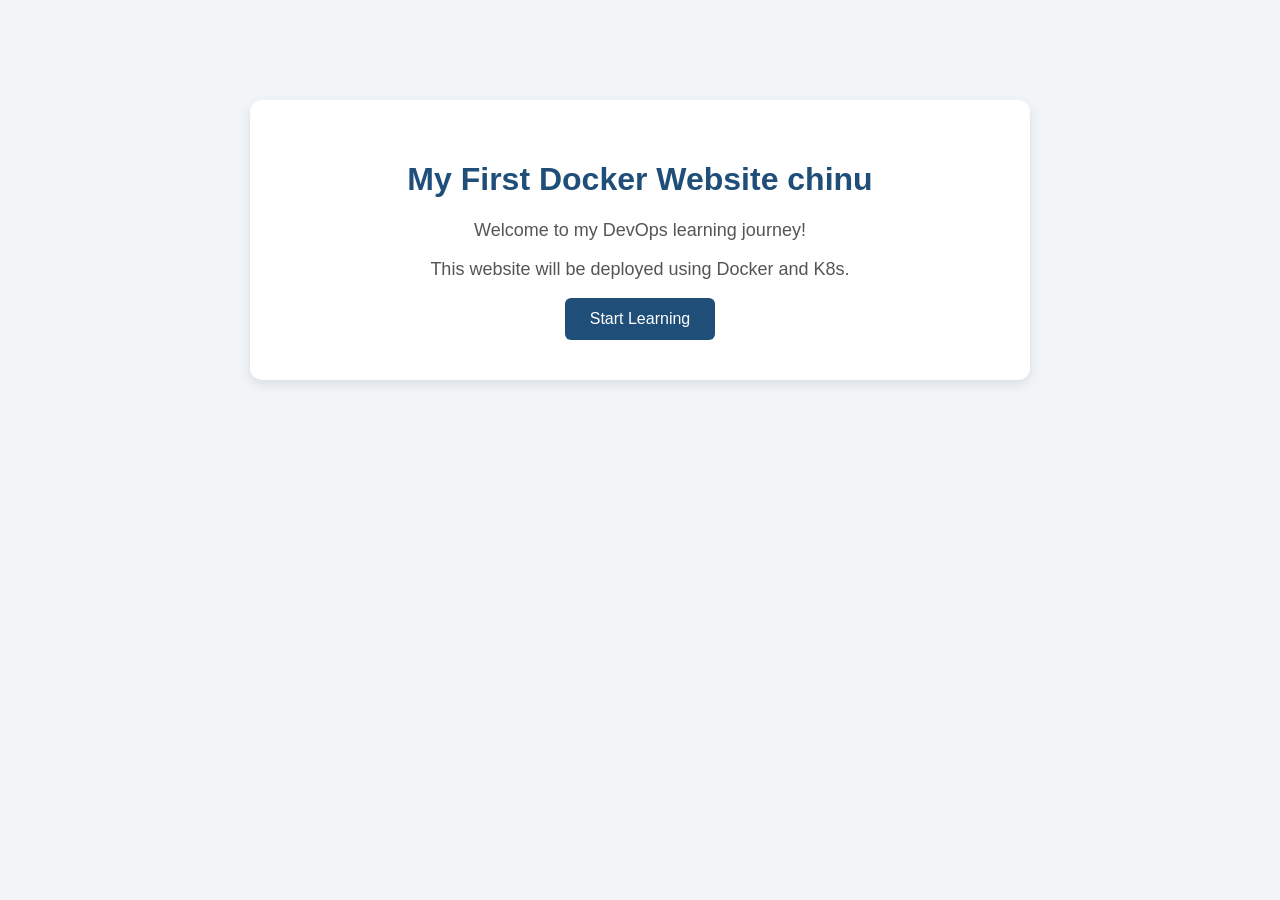
<file: simple-web/index.html>
<!DOCTYPE html>
<html lang="en">
<head>
    <meta charset="UTF-8">
    <meta name="viewport" content="width=device-width, initial-scale=1.0">
    <title>My DevOps Website</title>

    <link rel="stylesheet" href="style.css">
</head>

<body>

    <div class="container">
        <h1>My First Docker Website chinu</h1>

        <p>
            Welcome to my DevOps learning journey!
        </p>

        <p>
            This website will be deployed using Docker and K8s.
        </p>

        <button>Start Learning</button>
    </div>

</body>
</html>
</file>
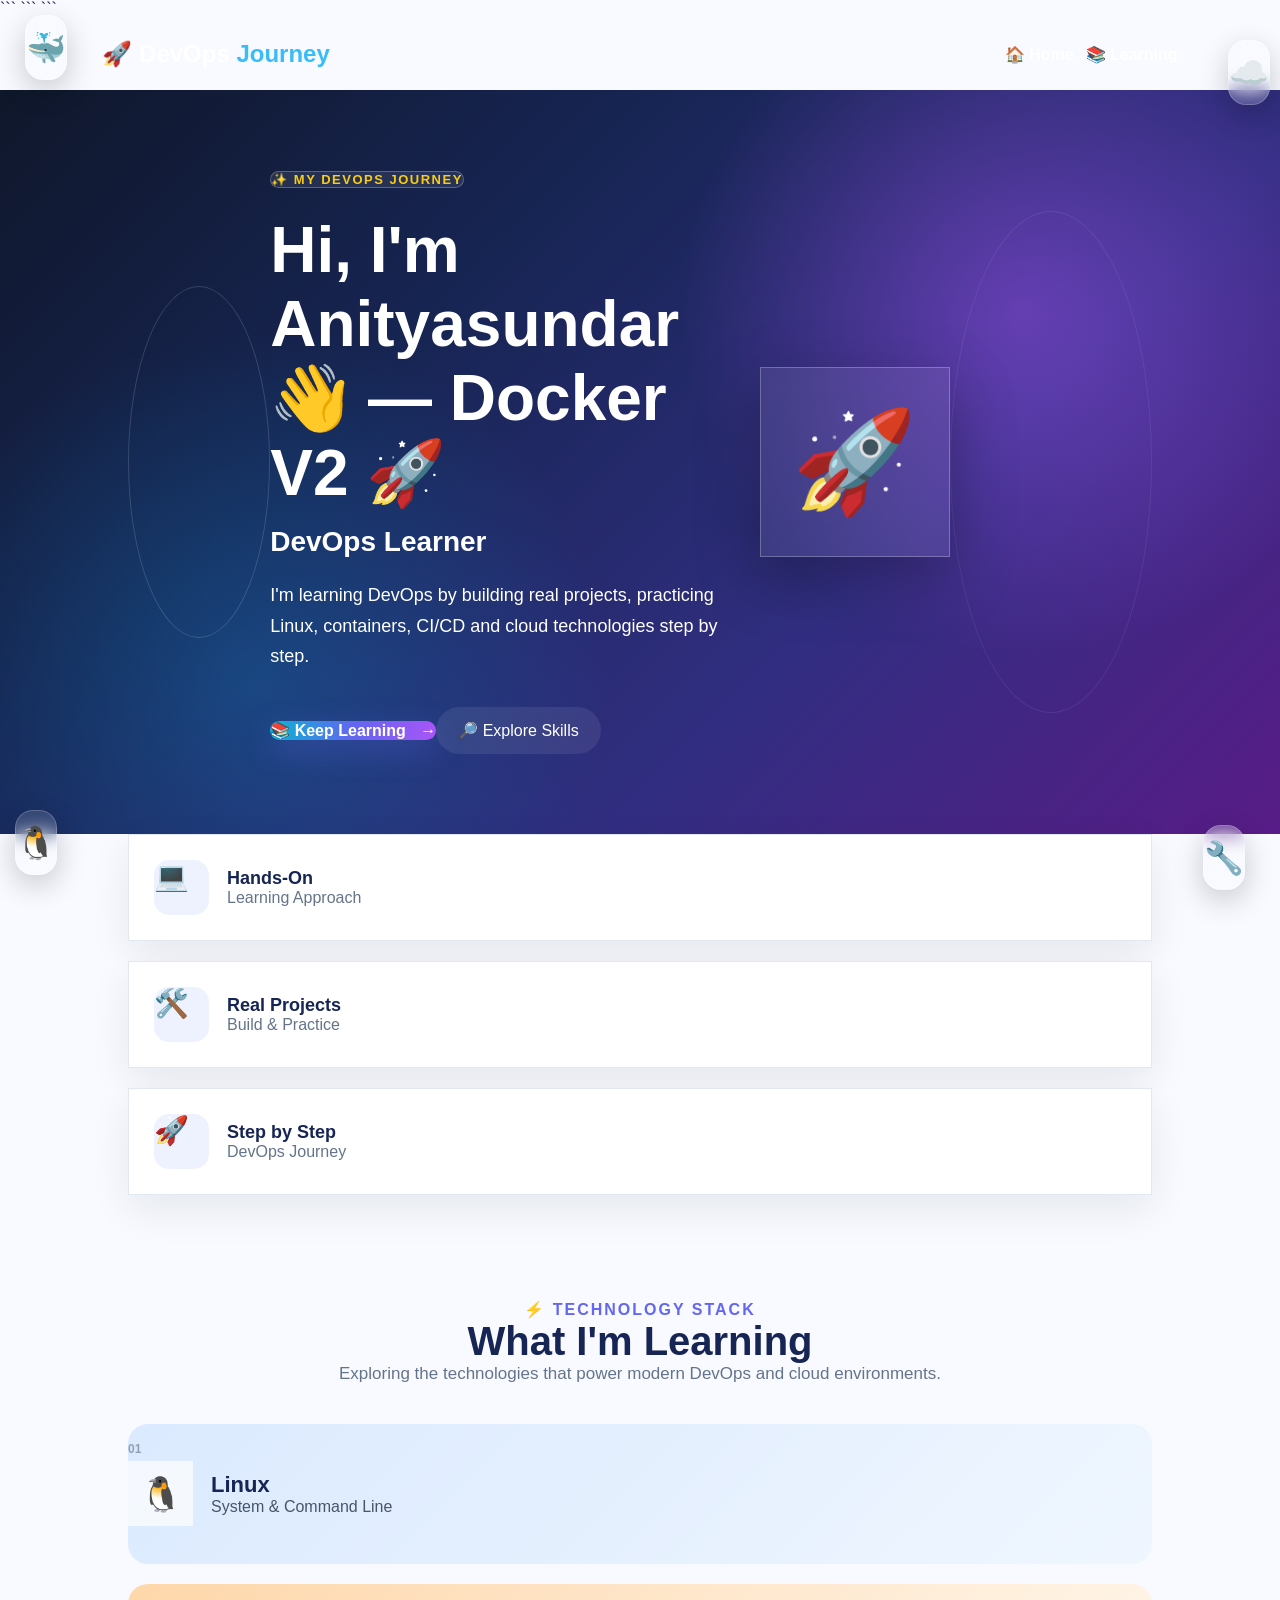
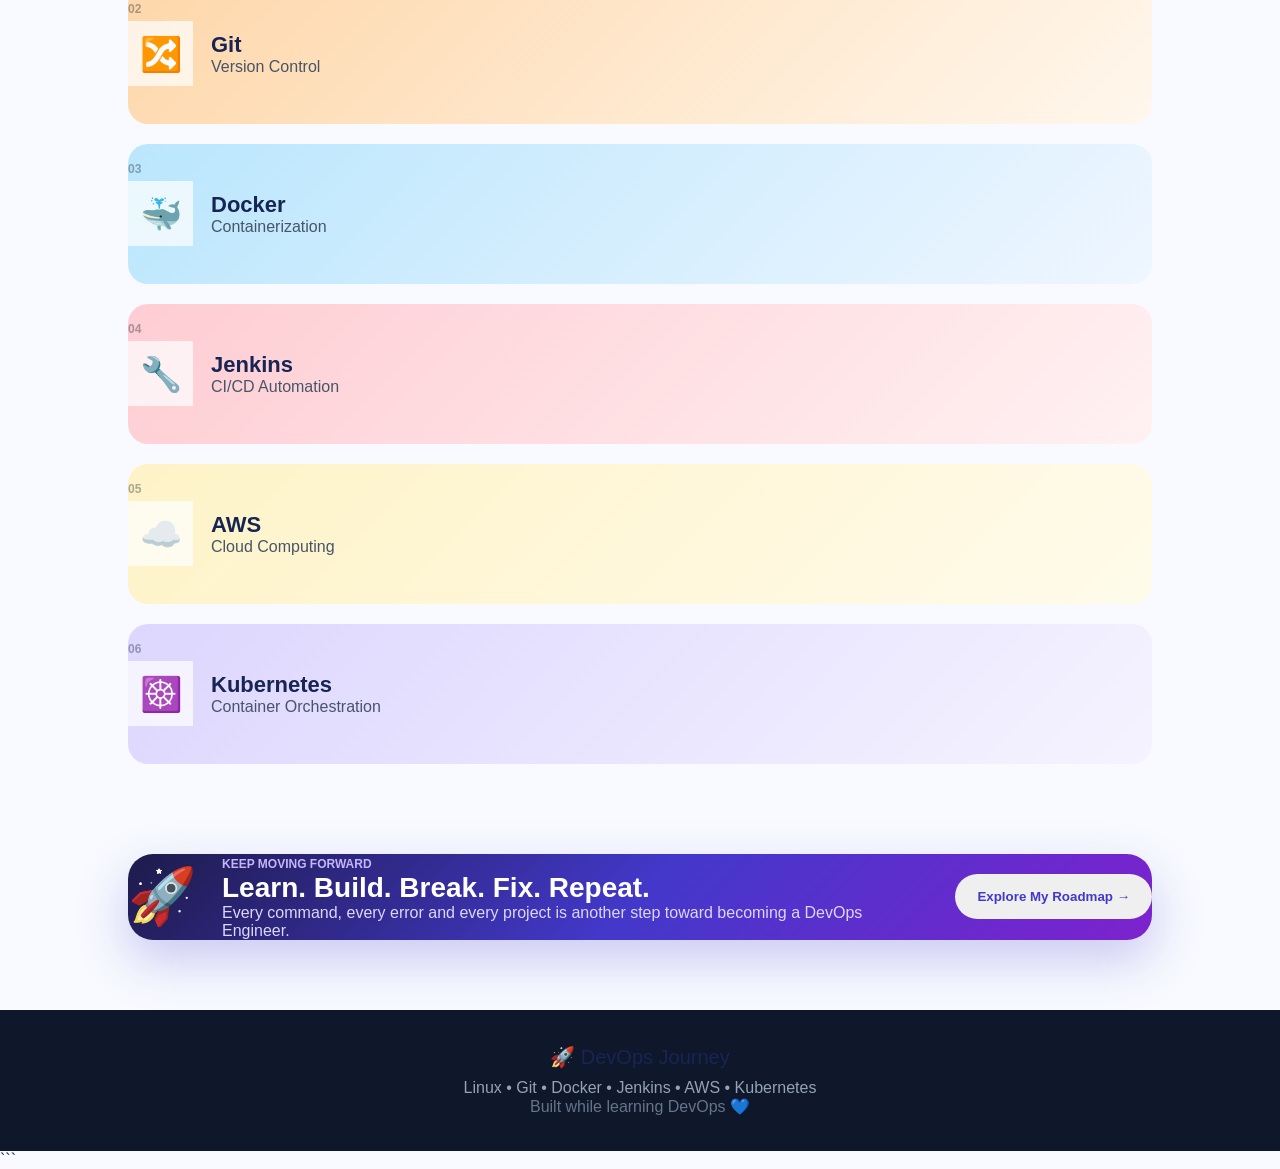
<file: simple-website/index.html>
<!DOCTYPE html>

<html lang="en">

<head>
    <meta charset="UTF-8">
    <meta name="viewport" content="width=device-width, initial-scale=1.0">

```
<title>My DevOps Journey</title>

<link rel="stylesheet" href="style.css">
```

</head>

<body>

```
<!-- =========================
     NAVBAR
========================== -->

<nav class="navbar">

    <div class="logo">
        🚀 DevOps <span>Journey</span>
    </div>

    <div class="nav-links">
        <a href="index.html">🏠 Home</a>
        <a href="learning.html">📚 Learning</a>
    </div>

</nav>


<!-- =========================
     HERO
========================== -->

<section class="profile-hero">

    <div class="hero-content">

        <div class="version-badge">
            ✨ MY DEVOPS JOURNEY
        </div>

        <h1>Hi, I'm Anityasundar 👋 — Docker V2 🚀</h1>

        <h2>
            DevOps Learner
        </h2>

        <p class="intro">
            I'm learning DevOps by building real projects,
            practicing Linux, containers, CI/CD and cloud
            technologies step by step.
        </p>

        <div class="hero-buttons">

            <button
                class="primary-btn"
                onclick="window.location.href='learning.html'">

                📚 Keep Learning
                <span>→</span>

            </button>

            <a href="#skills" class="secondary-btn">
                🔎 Explore Skills
            </a>

        </div>

    </div>


    <!-- =========================
         DEVOPS VISUAL
    ========================== -->

    <div class="devops-visual">

        <div class="glow"></div>

        <div class="main-circle">
            🚀
        </div>

        <div class="floating-icon icon-one">
            🐳
        </div>

        <div class="floating-icon icon-two">
            ☁️
        </div>

        <div class="floating-icon icon-three">
            🐧
        </div>

        <div class="floating-icon icon-four">
            🔧
        </div>

    </div>

</section>


<!-- =========================
     STATS
========================== -->

<section class="stats">

    <div class="stat-card">

        <div class="stat-icon">
            💻
        </div>

        <div>
            <h3>Hands-On</h3>
            <p>Learning Approach</p>
        </div>

    </div>


    <div class="stat-card">

        <div class="stat-icon">
            🛠️
        </div>

        <div>
            <h3>Real Projects</h3>
            <p>Build & Practice</p>
        </div>

    </div>


    <div class="stat-card">

        <div class="stat-icon">
            🚀
        </div>

        <div>
            <h3>Step by Step</h3>
            <p>DevOps Journey</p>
        </div>

    </div>

</section>


<!-- =========================
     SKILLS
========================== -->

<section class="skills-section" id="skills">

    <div class="section-heading">

        <span>⚡ TECHNOLOGY STACK</span>

        <h2>
            What I'm Learning
        </h2>

        <p>
            Exploring the technologies that power
            modern DevOps and cloud environments.
        </p>

    </div>


    <div class="skill-grid">


        <div class="skill-card linux-card">

            <div class="skill-icon">
                🐧
            </div>

            <div>
                <h3>Linux</h3>
                <p>System & Command Line</p>
            </div>

            <span>01</span>

        </div>


        <div class="skill-card git-card">

            <div class="skill-icon">
                🔀
            </div>

            <div>
                <h3>Git</h3>
                <p>Version Control</p>
            </div>

            <span>02</span>

        </div>


        <div class="skill-card docker-card">

            <div class="skill-icon">
                🐳
            </div>

            <div>
                <h3>Docker</h3>
                <p>Containerization</p>
            </div>

            <span>03</span>

        </div>


        <div class="skill-card jenkins-card">

            <div class="skill-icon">
                🔧
            </div>

            <div>
                <h3>Jenkins</h3>
                <p>CI/CD Automation</p>
            </div>

            <span>04</span>

        </div>


        <div class="skill-card aws-card">

            <div class="skill-icon">
                ☁️
            </div>

            <div>
                <h3>AWS</h3>
                <p>Cloud Computing</p>
            </div>

            <span>05</span>

        </div>


        <div class="skill-card kubernetes-card">

            <div class="skill-icon">
                ☸️
            </div>

            <div>
                <h3>Kubernetes</h3>
                <p>Container Orchestration</p>
            </div>

            <span>06</span>

        </div>

    </div>

</section>


<!-- =========================
     LEARNING MESSAGE
========================== -->

<section class="learning-banner">

    <div class="banner-icon">
        🚀
    </div>

    <div class="banner-text">

        <span>
            KEEP MOVING FORWARD
        </span>

        <h2>
            Learn. Build. Break. Fix. Repeat.
        </h2>

        <p>
            Every command, every error and every project
            is another step toward becoming a DevOps Engineer.
        </p>

    </div>

    <button
        onclick="window.location.href='learning.html'">

        Explore My Roadmap →
        
    </button>

</section>


<!-- =========================
     FOOTER
========================== -->

<footer>

    <div>
        🚀 DevOps Journey
    </div>

    <p>
        Linux • Git • Docker • Jenkins • AWS • Kubernetes
    </p>

    <span>
        Built while learning DevOps 💙
    </span>

</footer>
```

</body>
</html>
</file>
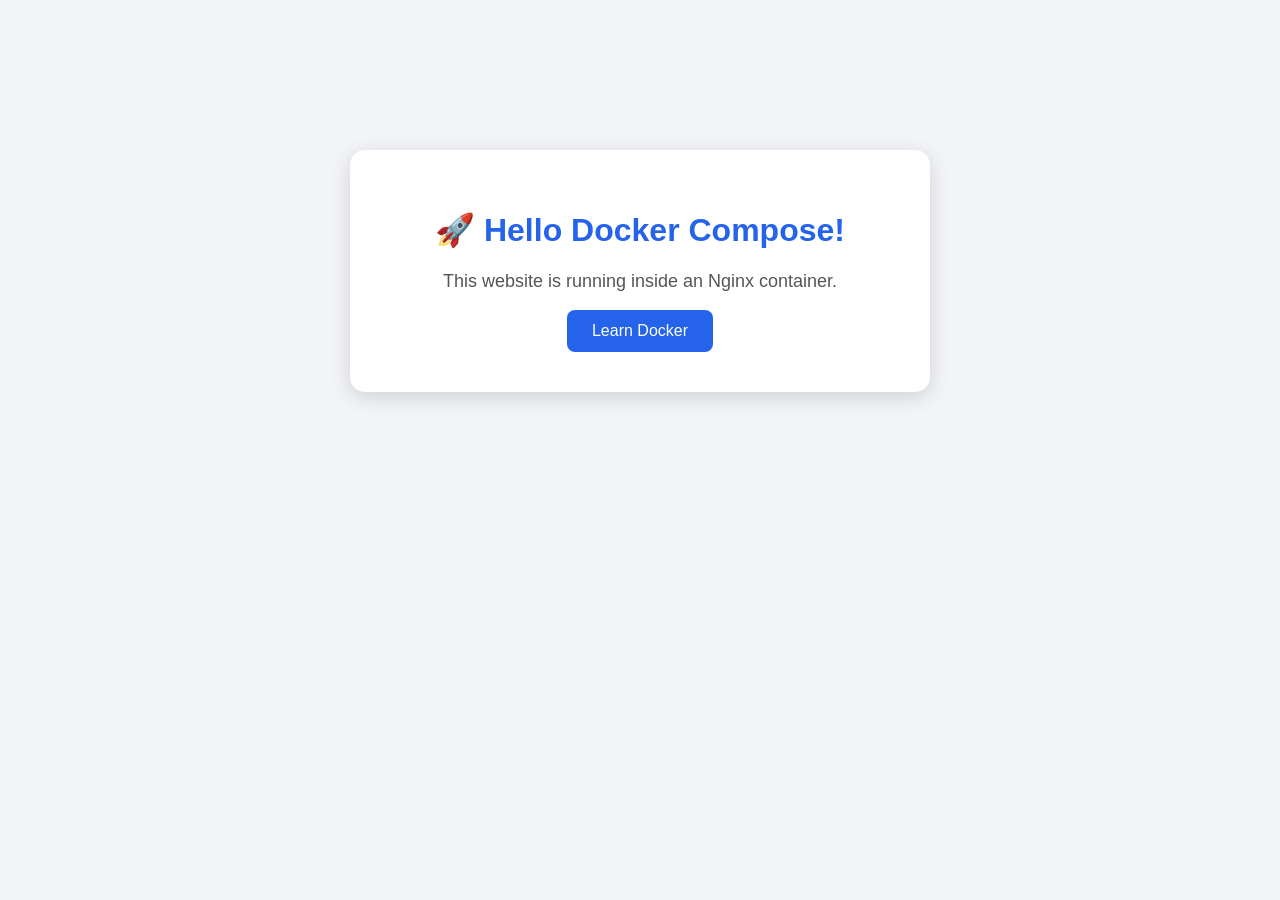
<file: Compose/composewebsite/index.html>
<!DOCTYPE html>
<html>
<head>
    <title>My Compose Website</title>
    <link rel="stylesheet" href="style.css">
</head>

<body>

    <div class="container">
        <h1>🚀 Hello Docker Compose!</h1>

        <p>
            This website is running inside an Nginx container.
        </p>

        <button>Learn Docker</button>
    </div>

</body>
</html>
</file>
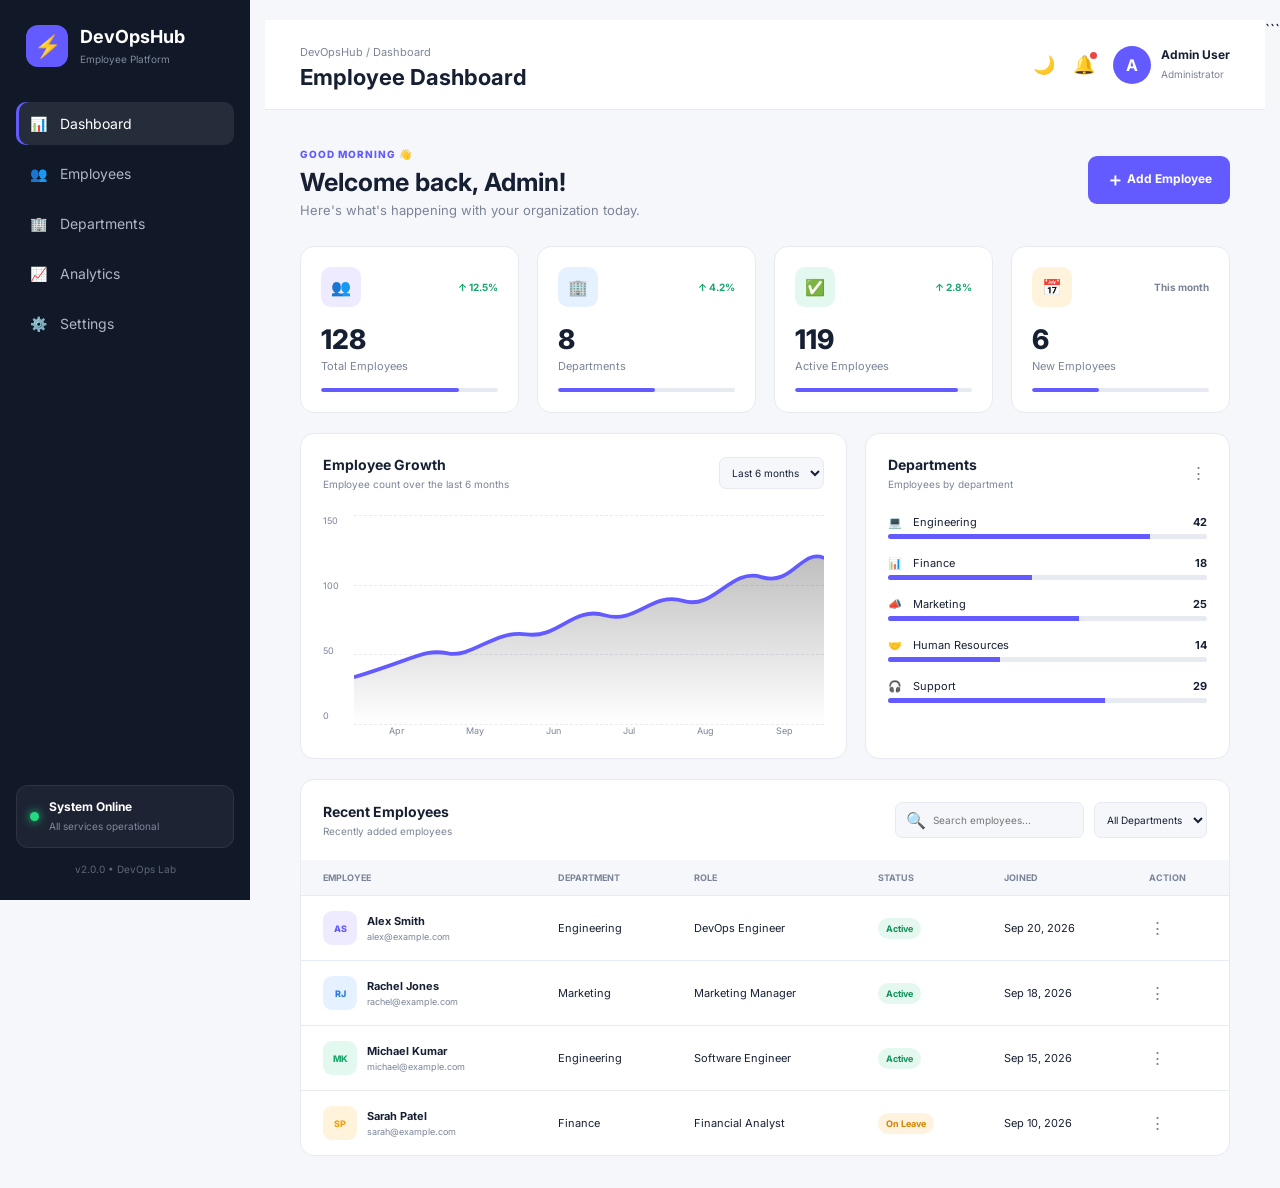
<file: devops-network-project/frontend/index.html>
<!DOCTYPE html>

<html lang="en">
<head>
    <meta charset="UTF-8">
    <meta name="viewport" content="width=device-width, initial-scale=1.0">
    <title>DevOps Employee Management</title>

```
<link rel="stylesheet" href="style.css">

<link rel="preconnect" href="https://fonts.googleapis.com">
<link rel="preconnect" href="https://fonts.gstatic.com" crossorigin>
<link href="https://fonts.googleapis.com/css2?family=Inter:wght@400;500;600;700;800&display=swap" rel="stylesheet">
```

</head>

<body>

<div class="app">

```
<!-- SIDEBAR -->
<aside class="sidebar">

    <div class="logo">
        <div class="logo-icon">⚡</div>
        <div>
            <h2>DevOpsHub</h2>
            <span>Employee Platform</span>
        </div>
    </div>

    <nav class="navigation">

        <a href="#" class="nav-item active">
            <span>📊</span>
            Dashboard
        </a>

        <a href="#" class="nav-item">
            <span>👥</span>
            Employees
        </a>

        <a href="#" class="nav-item">
            <span>🏢</span>
            Departments
        </a>

        <a href="#" class="nav-item">
            <span>📈</span>
            Analytics
        </a>

        <a href="#" class="nav-item">
            <span>⚙️</span>
            Settings
        </a>

    </nav>

    <div class="sidebar-bottom">

        <div class="system-status">
            <span class="status-dot"></span>

            <div>
                <strong>System Online</strong>
                <small>All services operational</small>
            </div>
        </div>

        <div class="version">
            v2.0.0 • DevOps Lab
        </div>

    </div>

</aside>


<!-- MAIN CONTENT -->
<main class="main">

    <!-- TOPBAR -->
    <header class="topbar">

        <div class="mobile-menu">
            ☰
        </div>

        <div class="page-title">

            <span class="breadcrumb">
                DevOpsHub / Dashboard
            </span>

            <h1>Employee Dashboard</h1>

        </div>

        <div class="top-actions">

            <button class="icon-button" id="themeToggle">
                🌙
            </button>

            <button class="notification">
                🔔
                <span></span>
            </button>

            <div class="profile">

                <div class="avatar">
                    A
                </div>

                <div class="profile-info">
                    <strong>Admin User</strong>
                    <small>Administrator</small>
                </div>

            </div>

        </div>

    </header>


    <!-- CONTENT -->
    <section class="content">

        <!-- WELCOME -->
        <div class="welcome">

            <div>

                <span class="welcome-label">
                    GOOD MORNING 👋
                </span>

                <h2>Welcome back, Admin!</h2>

                <p>
                    Here's what's happening with your organization today.
                </p>

            </div>

            <button class="primary-button" id="openEmployeeModal">
                <span>＋</span>
                Add Employee
            </button>

        </div>


        <!-- STATISTICS -->
        <div class="stats-grid">

            <div class="stat-card">

                <div class="stat-header">
                    <div class="stat-icon purple">👥</div>

                    <span class="trend positive">
                        ↑ 12.5%
                    </span>
                </div>

                <div class="stat-value" id="totalEmployees">
                    128
                </div>

                <div class="stat-label">
                    Total Employees
                </div>

                <div class="progress">
                    <div style="width: 78%"></div>
                </div>

            </div>


            <div class="stat-card">

                <div class="stat-header">
                    <div class="stat-icon blue">🏢</div>

                    <span class="trend positive">
                        ↑ 4.2%
                    </span>
                </div>

                <div class="stat-value">
                    8
                </div>

                <div class="stat-label">
                    Departments
                </div>

                <div class="progress">
                    <div style="width: 55%"></div>
                </div>

            </div>


            <div class="stat-card">

                <div class="stat-header">
                    <div class="stat-icon green">✅</div>

                    <span class="trend positive">
                        ↑ 2.8%
                    </span>
                </div>

                <div class="stat-value">
                    119
                </div>

                <div class="stat-label">
                    Active Employees
                </div>

                <div class="progress">
                    <div style="width: 92%"></div>
                </div>

            </div>


            <div class="stat-card">

                <div class="stat-header">
                    <div class="stat-icon orange">📅</div>

                    <span class="trend neutral">
                        This month
                    </span>
                </div>

                <div class="stat-value">
                    6
                </div>

                <div class="stat-label">
                    New Employees
                </div>

                <div class="progress">
                    <div style="width: 38%"></div>
                </div>

            </div>

        </div>


        <!-- ANALYTICS -->
        <div class="dashboard-grid">

            <div class="panel chart-panel">

                <div class="panel-header">

                    <div>
                        <h3>Employee Growth</h3>
                        <p>Employee count over the last 6 months</p>
                    </div>

                    <select>
                        <option>Last 6 months</option>
                        <option>Last year</option>
                    </select>

                </div>

                <div class="chart">

                    <div class="chart-y">
                        <span>150</span>
                        <span>100</span>
                        <span>50</span>
                        <span>0</span>
                    </div>

                    <div class="chart-area">

                        <div class="grid-line"></div>
                        <div class="grid-line"></div>
                        <div class="grid-line"></div>
                        <div class="grid-line"></div>

                        <svg viewBox="0 0 600 220" preserveAspectRatio="none">

                            <defs>

                                <linearGradient id="growthGradient"
                                                x1="0"
                                                x2="0"
                                                y1="0"
                                                y2="1">

                                    <stop offset="0%" stop-opacity=".25"/>
                                    <stop offset="100%" stop-opacity="0"/>

                                </linearGradient>

                            </defs>

                            <path
                                d="M0,170
                                   C80,150 90,140 120,145
                                   S180,120 220,125
                                   S280,95 320,105
                                   S380,80 420,90
                                   S480,55 520,65
                                   S570,35 600,45
                                   L600,220
                                   L0,220 Z"
                                fill="url(#growthGradient)"
                            />

                            <path
                                d="M0,170
                                   C80,150 90,140 120,145
                                   S180,120 220,125
                                   S280,95 320,105
                                   S380,80 420,90
                                   S480,55 520,65
                                   S570,35 600,45"
                                fill="none"
                                stroke="currentColor"
                                stroke-width="4"
                            />

                        </svg>

                    </div>

                </div>

                <div class="months">
                    <span>Apr</span>
                    <span>May</span>
                    <span>Jun</span>
                    <span>Jul</span>
                    <span>Aug</span>
                    <span>Sep</span>
                </div>

            </div>


            <!-- DEPARTMENT -->
            <div class="panel">

                <div class="panel-header">

                    <div>
                        <h3>Departments</h3>
                        <p>Employees by department</p>
                    </div>

                    <button class="more-button">
                        ⋮
                    </button>

                </div>

                <div class="department-list">

                    <div class="department">

                        <div class="department-name">
                            <span class="department-icon">💻</span>
                            Engineering
                        </div>

                        <strong>42</strong>

                        <div class="department-bar">
                            <div style="width:82%"></div>
                        </div>

                    </div>


                    <div class="department">

                        <div class="department-name">
                            <span class="department-icon">📊</span>
                            Finance
                        </div>

                        <strong>18</strong>

                        <div class="department-bar">
                            <div style="width:45%"></div>
                        </div>

                    </div>


                    <div class="department">

                        <div class="department-name">
                            <span class="department-icon">📣</span>
                            Marketing
                        </div>

                        <strong>25</strong>

                        <div class="department-bar">
                            <div style="width:60%"></div>
                        </div>

                    </div>


                    <div class="department">

                        <div class="department-name">
                            <span class="department-icon">🤝</span>
                            Human Resources
                        </div>

                        <strong>14</strong>

                        <div class="department-bar">
                            <div style="width:35%"></div>
                        </div>

                    </div>


                    <div class="department">

                        <div class="department-name">
                            <span class="department-icon">🎧</span>
                            Support
                        </div>

                        <strong>29</strong>

                        <div class="department-bar">
                            <div style="width:68%"></div>
                        </div>

                    </div>

                </div>

            </div>

        </div>


        <!-- EMPLOYEE TABLE -->
        <div class="panel employee-panel">

            <div class="panel-header employee-header">

                <div>
                    <h3>Recent Employees</h3>
                    <p>Recently added employees</p>
                </div>

                <div class="table-actions">

                    <div class="search-box">
                        🔍
                        <input
                            type="text"
                            id="searchInput"
                            placeholder="Search employees..."
                        >
                    </div>

                    <select id="departmentFilter">

                        <option value="all">
                            All Departments
                        </option>

                        <option value="Engineering">
                            Engineering
                        </option>

                        <option value="Finance">
                            Finance
                        </option>

                        <option value="Marketing">
                            Marketing
                        </option>

                        <option value="HR">
                            HR
                        </option>

                    </select>

                </div>

            </div>


            <div class="table-container">

                <table>

                    <thead>

                        <tr>
                            <th>EMPLOYEE</th>
                            <th>DEPARTMENT</th>
                            <th>ROLE</th>
                            <th>STATUS</th>
                            <th>JOINED</th>
                            <th>ACTION</th>
                        </tr>

                    </thead>

                    <tbody id="employeeTable">

                        <tr>

                            <td>

                                <div class="employee">

                                    <div class="employee-avatar purple">
                                        AS
                                    </div>

                                    <div>
                                        <strong>Alex Smith</strong>
                                        <span>alex@example.com</span>
                                    </div>

                                </div>

                            </td>

                            <td>Engineering</td>

                            <td>DevOps Engineer</td>

                            <td>
                                <span class="status active">
                                    Active
                                </span>
                            </td>

                            <td>Sep 20, 2026</td>

                            <td>
                                <button class="action-button">
                                    ⋮
                                </button>
                            </td>

                        </tr>


                        <tr>

                            <td>

                                <div class="employee">

                                    <div class="employee-avatar blue">
                                        RJ
                                    </div>

                                    <div>
                                        <strong>Rachel Jones</strong>
                                        <span>rachel@example.com</span>
                                    </div>

                                </div>

                            </td>

                            <td>Marketing</td>

                            <td>Marketing Manager</td>

                            <td>
                                <span class="status active">
                                    Active
                                </span>
                            </td>

                            <td>Sep 18, 2026</td>

                            <td>
                                <button class="action-button">
                                    ⋮
                                </button>
                            </td>

                        </tr>


                        <tr>

                            <td>

                                <div class="employee">

                                    <div class="employee-avatar green">
                                        MK
                                    </div>

                                    <div>
                                        <strong>Michael Kumar</strong>
                                        <span>michael@example.com</span>
                                    </div>

                                </div>

                            </td>

                            <td>Engineering</td>

                            <td>Software Engineer</td>

                            <td>
                                <span class="status active">
                                    Active
                                </span>
                            </td>

                            <td>Sep 15, 2026</td>

                            <td>
                                <button class="action-button">
                                    ⋮
                                </button>
                            </td>

                        </tr>


                        <tr>

                            <td>

                                <div class="employee">

                                    <div class="employee-avatar orange">
                                        SP
                                    </div>

                                    <div>
                                        <strong>Sarah Patel</strong>
                                        <span>sarah@example.com</span>
                                    </div>

                                </div>

                            </td>

                            <td>Finance</td>

                            <td>Financial Analyst</td>

                            <td>
                                <span class="status inactive">
                                    On Leave
                                </span>
                            </td>

                            <td>Sep 10, 2026</td>

                            <td>
                                <button class="action-button">
                                    ⋮
                                </button>
                            </td>

                        </tr>

                    </tbody>

                </table>

            </div>

        </div>

    </section>

</main>
```

</div>

<!-- ADD EMPLOYEE MODAL -->

<div class="modal-overlay" id="employeeModal">

```
<div class="modal">

    <div class="modal-header">

        <div>
            <h2>Add New Employee</h2>
            <p>Add an employee to your organization</p>
        </div>

        <button class="close-button" id="closeModal">
            ×
        </button>

    </div>


    <form id="employeeForm">

        <div class="form-grid">

            <div class="form-group">

                <label>First Name</label>

                <input
                    type="text"
                    id="firstName"
                    placeholder="John"
                    required
                >

            </div>


            <div class="form-group">

                <label>Last Name</label>

                <input
                    type="text"
                    id="lastName"
                    placeholder="Doe"
                    required
                >

            </div>


            <div class="form-group">

                <label>Email</label>

                <input
                    type="email"
                    id="email"
                    placeholder="john@example.com"
                    required
                >

            </div>


            <div class="form-group">

                <label>Department</label>

                <select id="department" required>

                    <option value="">
                        Select department
                    </option>

                    <option>
                        Engineering
                    </option>

                    <option>
                        Finance
                    </option>

                    <option>
                        Marketing
                    </option>

                    <option>
                        HR
                    </option>

                </select>

            </div>


            <div class="form-group">

                <label>Job Role</label>

                <input
                    type="text"
                    id="role"
                    placeholder="DevOps Engineer"
                    required
                >

            </div>


            <div class="form-group">

                <label>Status</label>

                <select id="status">

                    <option value="Active">
                        Active
                    </option>

                    <option value="On Leave">
                        On Leave
                    </option>

                </select>

            </div>

        </div>


        <div class="modal-actions">

            <button
                type="button"
                class="secondary-button"
                id="cancelModal"
            >
                Cancel
            </button>

            <button
                type="submit"
                class="primary-button"
            >
                Add Employee
            </button>

        </div>

    </form>

</div>
```

</div>

<script src="script.js"></script>

</body>
</html>
</file>
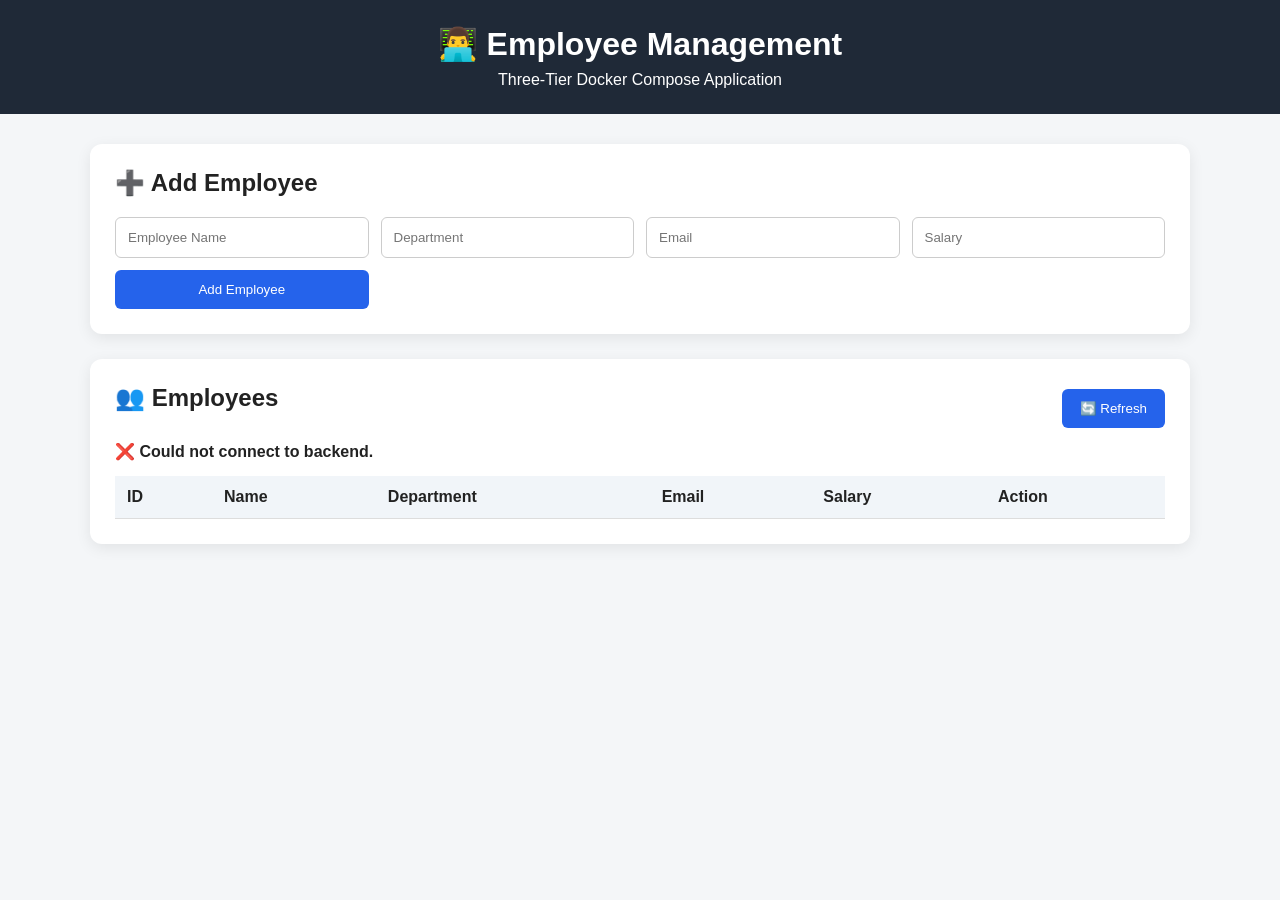
<file: Compose/threeTireApplication/frontend/index.html>
<!DOCTYPE html>
<html lang="en">

<head>

    <meta charset="UTF-8">

    <meta
        name="viewport"
        content="width=device-width, initial-scale=1.0"
    >

    <title>Employee Management</title>

    <link rel="stylesheet" href="style.css">

</head>

<body>

<header>

    <h1>👨‍💻 Employee Management</h1>

    <p>Three-Tier Docker Compose Application</p>

</header>


<main>

    <section class="form-section">

        <h2>➕ Add Employee</h2>

        <form id="employeeForm">

            <input
                type="text"
                id="name"
                placeholder="Employee Name"
                required
            >

            <input
                type="text"
                id="department"
                placeholder="Department"
                required
            >

            <input
                type="email"
                id="email"
                placeholder="Email"
                required
            >

            <input
                type="number"
                id="salary"
                placeholder="Salary"
                required
            >

            <button type="submit">
                Add Employee
            </button>

        </form>

    </section>


    <section class="employee-section">

        <div class="section-header">

            <h2>👥 Employees</h2>

            <button onclick="loadEmployees()">
                🔄 Refresh
            </button>

        </div>


        <div id="message"></div>


        <table>

            <thead>

                <tr>

                    <th>ID</th>
                    <th>Name</th>
                    <th>Department</th>
                    <th>Email</th>
                    <th>Salary</th>
                    <th>Action</th>

                </tr>

            </thead>


            <tbody id="employeeTable">

            </tbody>

        </table>

    </section>

</main>


<script src="script.js"></script>

</body>

</html>
</file>
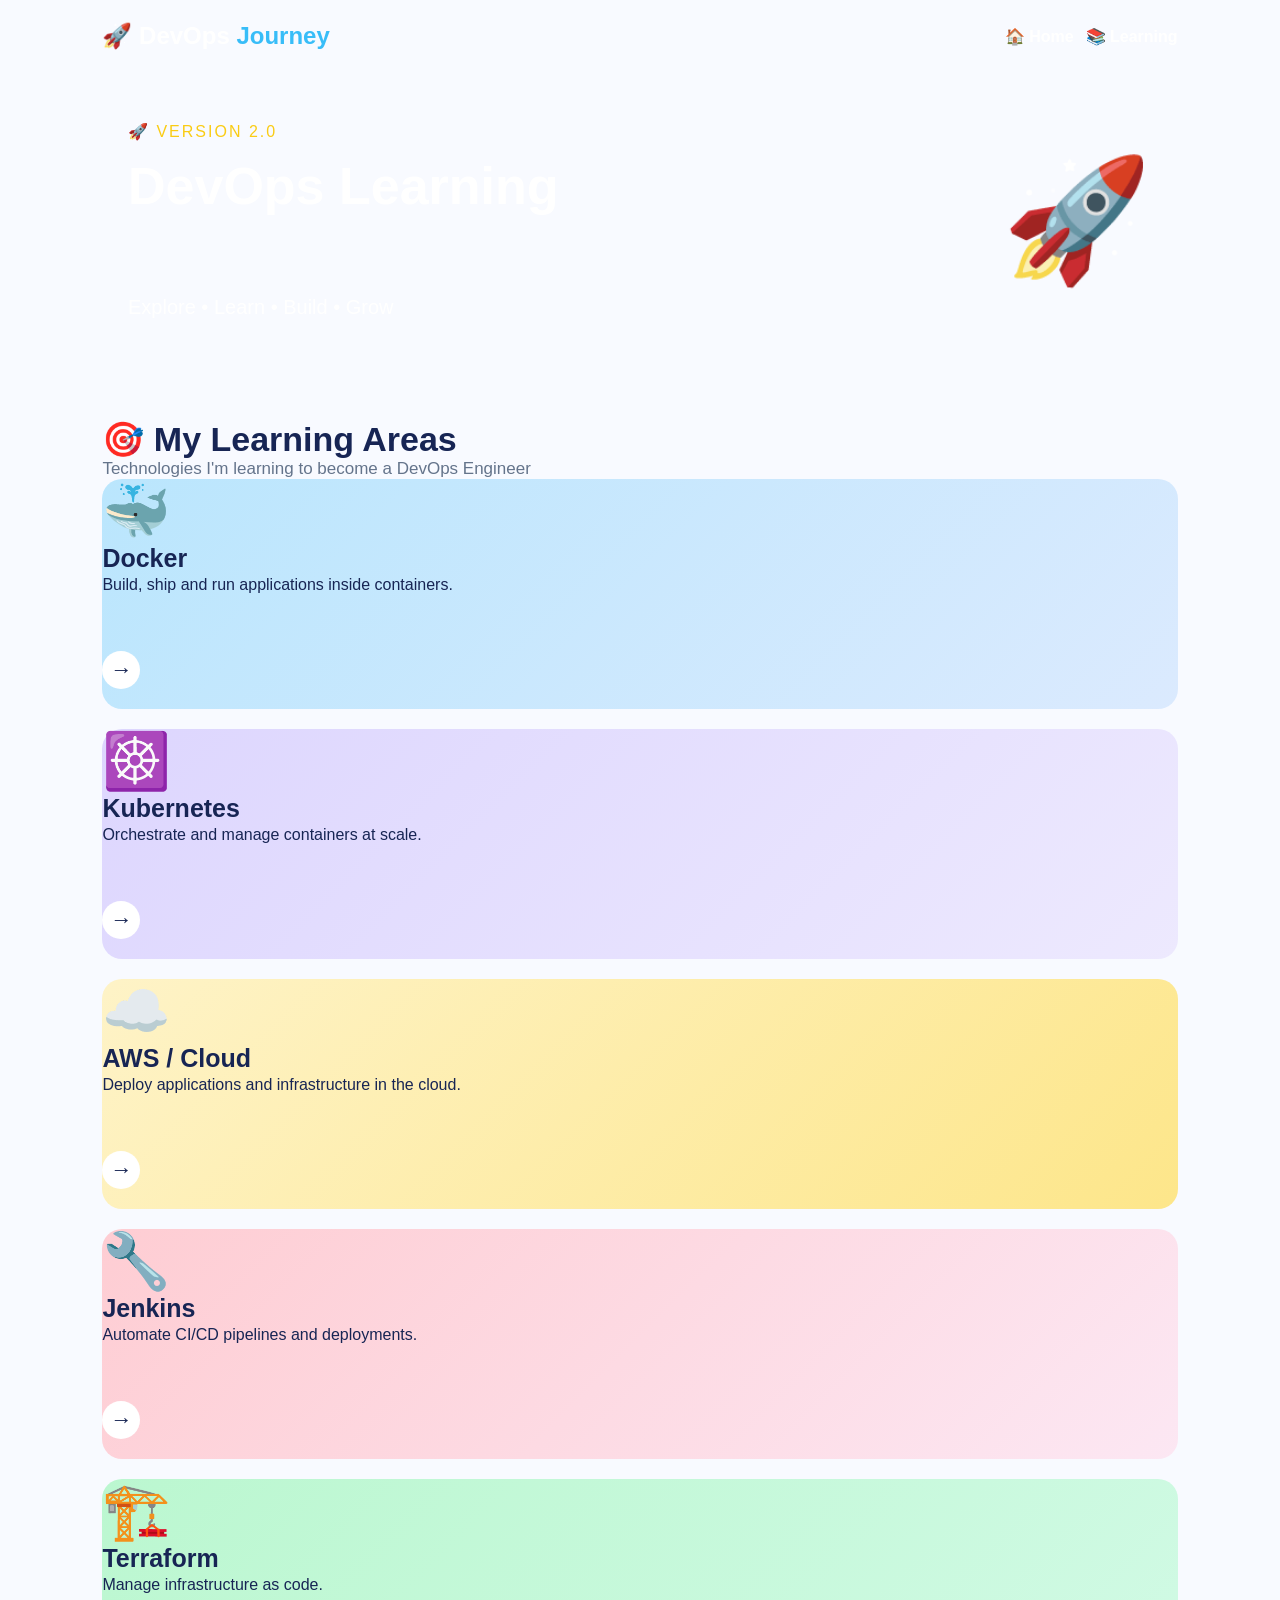
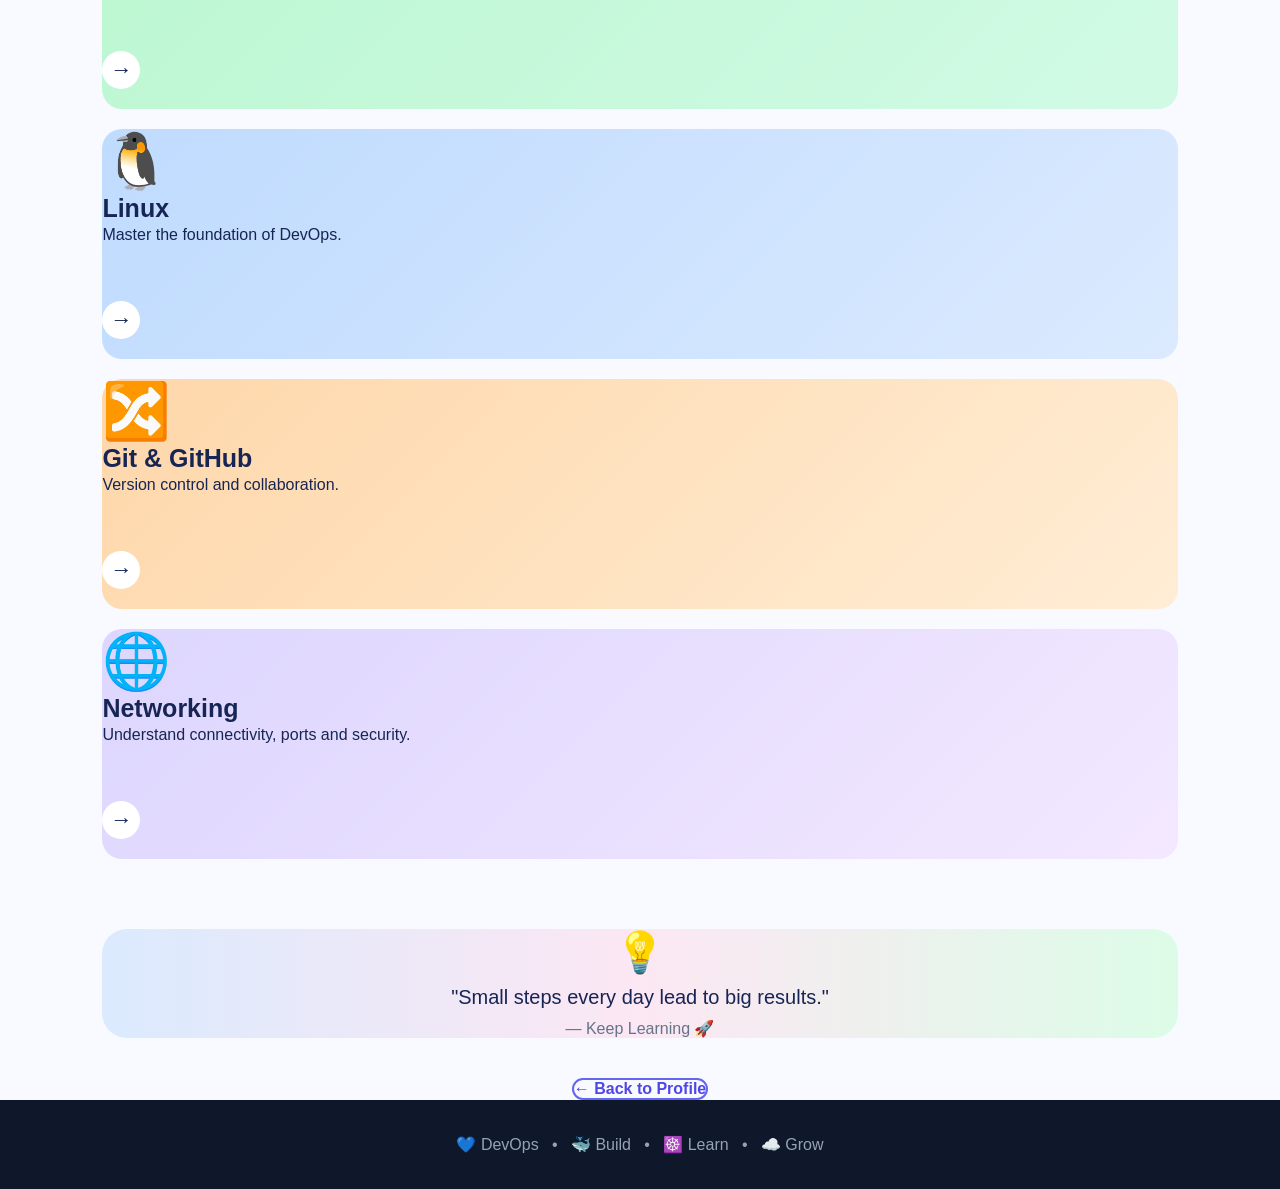
<file: simple-website/learning.html>
<!DOCTYPE html>
<html lang="en">
<head>
    <meta charset="UTF-8">
    <meta name="viewport" content="width=device-width, initial-scale=1.0">

    <title>DevOps Learning Roadmap</title>

    <link rel="stylesheet" href="style.css">
</head>

<body>

    <!-- Navigation -->
    <nav class="navbar">

        <div class="logo">
            🚀 DevOps <span>Journey</span>
        </div>

        <div class="nav-links">
            <a href="index.html">🏠 Home</a>
            <a href="learning.html">📚 Learning</a>
        </div>

    </nav>


    <!-- Hero Section -->
    <section class="hero">

        <div class="hero-text">

            <p class="small-title">🚀 VERSION 2.0</p>

            <h1>
                DevOps Learning
                <span>Roadmap</span>
            </h1>

            <p>
                Explore • Learn • Build • Grow
            </p>

        </div>

        <div class="rocket">
            🚀
        </div>

    </section>


    <!-- Learning Areas -->
    <section class="learning-section">

        <h2>🎯 My Learning Areas</h2>

        <p class="subtitle">
            Technologies I'm learning to become a DevOps Engineer
        </p>


        <div class="cards">


            <!-- Docker -->
            <div class="card docker">

                <div class="icon">🐳</div>

                <h3>Docker</h3>

                <p>
                    Build, ship and run applications
                    inside containers.
                </p>

                <span class="arrow">→</span>

            </div>


            <!-- Kubernetes -->
            <div class="card kubernetes">

                <div class="icon">☸️</div>

                <h3>Kubernetes</h3>

                <p>
                    Orchestrate and manage containers
                    at scale.
                </p>

                <span class="arrow">→</span>

            </div>


            <!-- AWS -->
            <div class="card aws">

                <div class="icon">☁️</div>

                <h3>AWS / Cloud</h3>

                <p>
                    Deploy applications and
                    infrastructure in the cloud.
                </p>

                <span class="arrow">→</span>

            </div>


            <!-- Jenkins -->
            <div class="card jenkins">

                <div class="icon">🔧</div>

                <h3>Jenkins</h3>

                <p>
                    Automate CI/CD pipelines
                    and deployments.
                </p>

                <span class="arrow">→</span>

            </div>


            <!-- Terraform -->
            <div class="card terraform">

                <div class="icon">🏗️</div>

                <h3>Terraform</h3>

                <p>
                    Manage infrastructure
                    as code.
                </p>

                <span class="arrow">→</span>

            </div>


            <!-- Linux -->
            <div class="card linux">

                <div class="icon">🐧</div>

                <h3>Linux</h3>

                <p>
                    Master the foundation
                    of DevOps.
                </p>

                <span class="arrow">→</span>

            </div>


            <!-- Git -->
            <div class="card git">

                <div class="icon">🔀</div>

                <h3>Git & GitHub</h3>

                <p>
                    Version control and
                    collaboration.
                </p>

                <span class="arrow">→</span>

            </div>


            <!-- Networking -->
            <div class="card networking">

                <div class="icon">🌐</div>

                <h3>Networking</h3>

                <p>
                    Understand connectivity,
                    ports and security.
                </p>

                <span class="arrow">→</span>

            </div>

        </div>

    </section>


    <!-- Quote -->
    <section class="quote">

        <div>
            💡
        </div>

        <p>
            "Small steps every day lead to big results."
        </p>

        <span>
            — Keep Learning 🚀
        </span>

    </section>


    <!-- Back Button -->
    <div class="back">

        <a href="index.html">
            ← Back to Profile
        </a>

    </div>


    <!-- Footer -->
    <footer>

        <p>
            💙 DevOps &nbsp; • &nbsp;
            🐳 Build &nbsp; • &nbsp;
            ☸️ Learn &nbsp; • &nbsp;
            ☁️ Grow
        </p>

    </footer>

</body>
</html>
</file>
<file: simple-web/style.css>
body {
    margin: 0;
    font-family: Arial, sans-serif;
    background-color: #f2f5f8;
}

.container {
    width: 80%;
    max-width: 700px;
    margin: 100px auto;
    padding: 40px;
    text-align: center;
    background-color: white;
    border-radius: 12px;
    box-shadow: 0 4px 12px rgba(0, 0, 0, 0.1);
}

h1 {
    color: #1f4e79;
}

p {
    font-size: 18px;
    color: #555;
}

button {
    padding: 12px 25px;
    border: none;
    border-radius: 6px;
    background-color: #1f4e79;
    color: white;
    font-size: 16px;
    cursor: pointer;
}

button:hover {
    background-color: #163a5c;
}
</file>
<file: simple-website/style.css>
* {
  margin: 0;
  padding: 0;
  box-sizing: border-box;
  }

html {
scroll-behavior: smooth;
}

body {
font-family: Arial, sans-serif;
background: #f8faff;
color: #172554;
}

/* =========================
NAVBAR
========================= */

.navbar {
height: 72px;

```
background: linear-gradient(
    90deg,
    #0f172a,
    #1e1b4b,
    #312e81
);

color: white;

display: flex;
align-items: center;
justify-content: space-between;

padding: 0 8%;

position: relative;
z-index: 10;
```

}

.logo {
font-size: 24px;
font-weight: bold;
}

.logo span {
color: #38bdf8;
}

.nav-links {
display: flex;
gap: 12px;
}

.nav-links a {
color: white;
text-decoration: none;
font-weight: bold;

```
padding: 10px 17px;

border-radius: 25px;

transition: 0.3s;
```

}

.nav-links a:hover {
background: #4f46e5;
transform: translateY(-2px);
}

/* =========================
MODERN PROFILE HERO
========================= */

.profile-hero {
min-height: 600px;

```
position: relative;
overflow: hidden;

display: flex;
align-items: center;
justify-content: space-between;

padding: 80px 10%;

color: white;

background:
    radial-gradient(
        circle at 80% 30%,
        rgba(168, 85, 247, 0.45),
        transparent 30%
    ),
    radial-gradient(
        circle at 20% 80%,
        rgba(14, 165, 233, 0.25),
        transparent 30%
    ),
    linear-gradient(
        135deg,
        #0f172a,
        #172554,
        #312e81,
        #581c87
    );
```

}

/* Decorative circles */

.profile-hero::before {
content: "";

```
position: absolute;

width: 350px;
height: 350px;

border: 1px solid rgba(255,255,255,0.15);

border-radius: 50%;

right: -100px;
top: -100px;
```

}

.profile-hero::after {
content: "";

```
position: absolute;

width: 500px;
height: 500px;

border: 1px solid rgba(255,255,255,0.08);

border-radius: 50%;

left: -250px;
bottom: -300px;
```

}

/* =========================
HERO CONTENT
========================= */

.hero-content {
max-width: 650px;

```
position: relative;

z-index: 2;
```

}

.version-badge {
display: inline-block;

```
padding: 9px 18px;

border: 1px solid rgba(255,255,255,0.25);

border-radius: 30px;

background: rgba(255,255,255,0.08);

backdrop-filter: blur(10px);

color: #facc15;

font-size: 13px;

font-weight: bold;

letter-spacing: 1.5px;

margin-bottom: 25px;
```

}

.hero-content h1 {
font-size: 64px;

```
line-height: 1.05;

margin-bottom: 15px;
```

}

.hero-content h1 span {
display: block;

```
background: linear-gradient(
    90deg,
    #38bdf8,
    #a78bfa,
    #f472b6
);

-webkit-background-clip: text;
color: transparent;
```

}

.hero-content h2 {
font-size: 28px;

```
color: #c4b5fd;

margin-bottom: 22px;
```

}

.intro {
max-width: 600px;

```
color: #cbd5e1;

font-size: 18px;

line-height: 1.7;

margin-bottom: 35px;
```

}

/* =========================
BUTTONS
========================= */

.hero-buttons {
display: flex;
align-items: center;

```
gap: 15px;
```

}

.primary-btn {
border: none;

```
padding: 16px 25px;

border-radius: 30px;

background: linear-gradient(
    90deg,
    #06b6d4,
    #6366f1,
    #a855f7
);

color: white;

font-size: 16px;

font-weight: bold;

cursor: pointer;

box-shadow:
    0 10px 30px rgba(99,102,241,0.35);

transition: 0.3s;
```

}

.primary-btn span {
margin-left: 10px;
}

.primary-btn:hover {
transform: translateY(-4px);

```
box-shadow:
    0 15px 35px rgba(99,102,241,0.5);
```

}

.secondary-btn {
padding: 14px 22px;

```
border: 1px solid rgba(255,255,255,0.3);

border-radius: 30px;

color: white;

text-decoration: none;

background: rgba(255,255,255,0.08);

transition: 0.3s;
```

}

.secondary-btn:hover {
background: rgba(255,255,255,0.18);

```
transform: translateY(-3px);
```

}

/* =========================
DEVOPS VISUAL
========================= */

.devops-visual {
width: 350px;
height: 350px;

```
position: relative;

display: flex;
align-items: center;
justify-content: center;
```

}

.glow {
position: absolute;

```
width: 250px;
height: 250px;

border-radius: 50%;

background: #6366f1;

filter: blur(80px);

opacity: 0.45;
```

}

.main-circle {
width: 190px;
height: 190px;

```
border-radius: 50%;

display: flex;
align-items: center;
justify-content: center;

font-size: 100px;

background: rgba(255,255,255,0.08);

border: 1px solid rgba(255,255,255,0.25);

backdrop-filter: blur(15px);

box-shadow:
    0 20px 60px rgba(0,0,0,0.3);

animation: float 4s ease-in-out infinite;

z-index: 2;
```

}

.floating-icon {
position: absolute;

```
width: 65px;
height: 65px;

display: flex;
align-items: center;
justify-content: center;

border-radius: 18px;

background: rgba(255,255,255,0.12);

border: 1px solid rgba(255,255,255,0.2);

backdrop-filter: blur(10px);

font-size: 32px;

box-shadow:
    0 10px 30px rgba(0,0,0,0.2);

animation: float 3s ease-in-out infinite;
```

}

.icon-one {
top: 15px;
left: 25px;
}

.icon-two {
top: 40px;
right: 10px;

```
animation-delay: 0.5s;
```

}

.icon-three {
bottom: 25px;
left: 15px;

```
animation-delay: 1s;
```

}

.icon-four {
bottom: 10px;
right: 35px;

```
animation-delay: 1.5s;
```

}

@keyframes float {

```
0% {
    transform: translateY(0);
}

50% {
    transform: translateY(-15px);
}

100% {
    transform: translateY(0);
}
```

}

/* =========================
STATS
========================= */

.stats {
display: grid;

```
grid-template-columns: repeat(3, 1fr);

gap: 20px;

padding: 35px 10%;

margin-top: -35px;

position: relative;

z-index: 5;
```

}

.stat-card {
background: white;

```
border-radius: 18px;

padding: 25px;

display: flex;

align-items: center;

gap: 18px;

box-shadow:
    0 15px 40px rgba(15,23,42,0.08);

border: 1px solid #e2e8f0;

transition: 0.3s;
```

}

.stat-card:hover {
transform: translateY(-6px);

```
box-shadow:
    0 20px 45px rgba(15,23,42,0.13);
```

}

.stat-icon {
width: 55px;
height: 55px;

```
display: flex;
align-items: center;
justify-content: center;

background: #eef2ff;

border-radius: 15px;

font-size: 28px;
```

}

.stat-card h3 {
font-size: 18px;

```
margin-bottom: 5px;
```

}

.stat-card p {
color: #64748b;

```
font-size: 14px;
```

}

/* =========================
SKILLS
========================= */

.skills-section {
padding: 70px 10%;
}

.section-heading {
text-align: center;

```
max-width: 650px;

margin: auto auto 40px;
```

}

.section-heading span {
color: #6366f1;

```
font-size: 13px;

font-weight: bold;

letter-spacing: 2px;
```

}

.section-heading h2 {
font-size: 40px;

```
margin: 12px 0;
```

}

.section-heading p {
color: #64748b;

```
line-height: 1.6;

font-size: 17px;
```

}

/* =========================
SKILL GRID
========================= */

.skill-grid {
display: grid;

```
grid-template-columns:
    repeat(3, 1fr);

gap: 20px;
```

}

.skill-card {
min-height: 140px;

```
padding: 25px;

border-radius: 20px;

display: flex;

align-items: center;

gap: 18px;

position: relative;

overflow: hidden;

transition: 0.3s;
```

}

.skill-card:hover {
transform: translateY(-7px);

```
box-shadow:
    0 18px 40px rgba(0,0,0,0.1);
```

}

.skill-icon {
width: 65px;
height: 65px;

```
border-radius: 18px;

background: rgba(255,255,255,0.7);

display: flex;
align-items: center;
justify-content: center;

font-size: 34px;
```

}

.skill-card h3 {
font-size: 22px;

```
margin-bottom: 6px;
```

}

.skill-card p {
color: #475569;

```
font-size: 14px;
```

}

.skill-card > span {
position: absolute;

```
right: 20px;
top: 18px;

font-size: 12px;

font-weight: bold;

color: rgba(15,23,42,0.35);
```

}

/* Skill Colors */

.linux-card {
background: linear-gradient(
135deg,
#dbeafe,
#eff6ff
);
}

.git-card {
background: linear-gradient(
135deg,
#fed7aa,
#fff7ed
);
}

.docker-card {
background: linear-gradient(
135deg,
#bae6fd,
#eff6ff
);
}

.jenkins-card {
background: linear-gradient(
135deg,
#fecdd3,
#fff1f2
);
}

.aws-card {
background: linear-gradient(
135deg,
#fef3c7,
#fffbeb
);
}

.kubernetes-card {
background: linear-gradient(
135deg,
#ddd6fe,
#f5f3ff
);
}

/* =========================
LEARNING BANNER
========================= */

.learning-banner {
margin: 20px 10% 70px;

```
padding: 35px 40px;

border-radius: 25px;

color: white;

display: flex;

align-items: center;

gap: 25px;

background:
    linear-gradient(
        135deg,
        #1e1b4b,
        #4338ca,
        #7e22ce
    );

box-shadow:
    0 20px 50px rgba(67,56,202,0.25);
```

}

.banner-icon {
font-size: 55px;
}

.banner-text {
flex: 1;
}

.banner-text span {
font-size: 12px;

```
letter-spacing: 2px;

color: #c4b5fd;

font-weight: bold;
```

}

.banner-text h2 {
font-size: 28px;

```
margin: 7px 0;
```

}

.banner-text p {
color: #ddd6fe;

```
line-height: 1.5;
```

}

.learning-banner button {
border: none;

```
background: white;

color: #4338ca;

padding: 15px 22px;

border-radius: 30px;

font-weight: bold;

cursor: pointer;

white-space: nowrap;

transition: 0.3s;
```

}

.learning-banner button:hover {
transform: translateY(-4px);

```
box-shadow:
    0 10px 25px rgba(0,0,0,0.2);
```

}

/* =========================
FOOTER
========================= */

footer {
background: #0f172a;

```
color: white;

text-align: center;

padding: 35px 20px;
```

}

footer div {
font-size: 20px;

```
font-weight: bold;

margin-bottom: 10px;
```

}

footer p {
color: #94a3b8;

```
margin-bottom: 10px;
```

}

footer span {
color: #64748b;

```
font-size: 13px;
```

}

/* =========================
LEARNING.HTML COMPATIBILITY
========================= */

.hero {
min-height: 280px;

```
background:
    linear-gradient(
        135deg,
        #172554,
        #312e81,
        #7c3aed
    );

color: white;

display: flex;
align-items: center;
justify-content: space-between;

padding: 50px 10%;
```

}

.hero-text h1 {
font-size: 52px;

```
line-height: 1.1;

margin-bottom: 20px;
```

}

.hero-text h1 span {
display: block;

```
background: linear-gradient(
    90deg,
    #facc15,
    #fb7185,
    #c084fc
);

-webkit-background-clip: text;

color: transparent;
```

}

.small-title {
color: #facc15;

```
font-weight: bold;

letter-spacing: 2px;

margin-bottom: 15px;
```

}

.hero-text > p:last-child {
font-size: 20px;
}

.rocket {
font-size: 120px;

```
animation: float 3s infinite ease-in-out;
```

}

.learning-section {
padding: 50px 8%;
}

.learning-section h2 {
font-size: 34px;

```
margin-bottom: 10px;
```

}

.subtitle {
color: #64748b;

```
margin-bottom: 30px;

font-size: 17px;
```

}

.cards {
display: grid;

```
grid-template-columns:
    repeat(4, 1fr);

gap: 20px;
```

}

.card {
min-height: 230px;

```
padding: 28px;

border-radius: 20px;

position: relative;

transition:
    transform 0.3s,
    box-shadow 0.3s;

color: #172554;
```

}

.card:hover {
transform: translateY(-8px);

```
box-shadow:
    0 15px 30px
    rgba(0, 0, 0, 0.15);
```

}

.icon {
font-size: 55px;

```
margin-bottom: 15px;
```

}

.card h3 {
font-size: 25px;

```
margin-bottom: 10px;
```

}

.card p {
line-height: 1.5;

```
color: #334155;
```

}

.arrow {
position: absolute;

```
right: 20px;
bottom: 20px;

width: 38px;
height: 38px;

border-radius: 50%;

background: white;

display: flex;
align-items: center;
justify-content: center;

font-size: 22px;
font-weight: bold;
```

}

.docker {
background: linear-gradient(135deg,#bae6fd,#dbeafe);
}

.kubernetes {
background: linear-gradient(135deg,#ddd6fe,#ede9fe);
}

.aws {
background: linear-gradient(135deg,#fef3c7,#fde68a);
}

.jenkins {
background: linear-gradient(135deg,#fecdd3,#fce7f3);
}

.terraform {
background: linear-gradient(135deg,#bbf7d0,#d1fae5);
}

.linux {
background: linear-gradient(135deg,#bfdbfe,#dbeafe);
}

.git {
background: linear-gradient(135deg,#fed7aa,#ffedd5);
}

.networking {
background: linear-gradient(135deg,#ddd6fe,#f3e8ff);
}

.quote {
margin: 20px 8% 40px;

```
padding: 30px;

text-align: center;

border-radius: 25px;

background: linear-gradient(
    90deg,
    #dbeafe,
    #fce7f3,
    #dcfce7
);
```

}

.quote div {
font-size: 40px;
}

.quote p {
font-size: 20px;

```
font-weight: bold;

margin: 10px;
```

}

.quote span {
color: #64748b;
}

.back {
text-align: center;

```
margin-bottom: 40px;
```

}

.back a {
display: inline-block;

```
padding: 14px 25px;

border: 2px solid #6366f1;

border-radius: 30px;

color: #4f46e5;

text-decoration: none;

font-weight: bold;
```

}

.back a:hover {
background: #6366f1;

```
color: white;
```

}

/* =========================
MOBILE
========================= */

@media (max-width: 900px) {

```
.profile-hero {
    padding: 60px 7%;
}

.hero-content h1 {
    font-size: 48px;
}

.devops-visual {
    width: 280px;
    height: 280px;
}

.stats {
    grid-template-columns: 1fr;
}

.skill-grid {
    grid-template-columns: repeat(2, 1fr);
}

.cards {
    grid-template-columns: repeat(2, 1fr);
}

.hero-text h1 {
    font-size: 40px;
}
```

}

@media (max-width: 600px) {

```
.navbar {
    padding: 0 5%;
}

.logo {
    font-size: 19px;
}

.nav-links {
    gap: 2px;
}

.nav-links a {
    padding: 8px 10px;

    font-size: 13px;
}

.profile-hero {
    min-height: auto;

    flex-direction: column;

    text-align: center;

    gap: 50px;

    padding: 60px 6%;
}

.hero-content h1 {
    font-size: 43px;
}

.hero-content h2 {
    font-size: 24px;
}

.intro {
    font-size: 16px;
}

.hero-buttons {
    flex-direction: column;
}

.primary-btn,
.secondary-btn {
    width: 100%;
}

.devops-visual {
    width: 280px;
    height: 280px;
}

.stats {
    padding: 25px 6%;
}

.skills-section {
    padding: 50px 6%;
}

.section-heading h2 {
    font-size: 32px;
}

.skill-grid {
    grid-template-columns: 1fr;
}

.learning-banner {
    margin: 10px 6% 50px;

    flex-direction: column;

    text-align: center;

    padding: 30px 20px;
}

.learning-banner button {
    width: 100%;
}

.cards {
    grid-template-columns: 1fr;
}

.hero {
    flex-direction: column;

    text-align: center;

    gap: 20px;
}
```

}
</file>
<file: Compose/composewebsite/style.css>
body {
    margin: 0;
    font-family: Arial, sans-serif;
    background: #f2f4f7;
}

.container {
    width: 500px;
    margin: 150px auto;
    padding: 40px;
    text-align: center;
    background: white;
    border-radius: 15px;
    box-shadow: 0 5px 20px rgba(0, 0, 0, 0.15);
}

h1 {
    color: #2563eb;
}

p {
    color: #555;
    font-size: 18px;
}

button {
    padding: 12px 25px;
    border: none;
    border-radius: 8px;
    background: #2563eb;
    color: white;
    font-size: 16px;
    cursor: pointer;
}
</file>
<file: devops-network-project/frontend/style.css>
* {
  margin: 0;
  padding: 0;
  box-sizing: border-box;
  }

:root {
--bg: #f5f7fb;
--surface: #ffffff;
--text: #172033;
--muted: #7b8497;
--border: #e7eaf0;
--primary: #635bff;
--primary-dark: #5148e5;
--sidebar: #111827;
--sidebar-text: #aeb6c7;
--green: #18a76b;
--red: #e55353;
--orange: #f59e0b;
}

body.dark {
--bg: #0f172a;
--surface: #172033;
--text: #f1f5f9;
--muted: #94a3b8;
--border: #293449;
--sidebar: #080d18;
}

body {
font-family: "Inter", sans-serif;
background: var(--bg);
color: var(--text);
transition: .25s;
}

button,
input,
select {
font-family: inherit;
}

button {
cursor: pointer;
border: none;
}

.app {
display: flex;
min-height: 100vh;
}

/* SIDEBAR */

.sidebar {
width: 250px;
background: var(--sidebar);
color: white;
padding: 25px 16px;
display: flex;
flex-direction: column;
position: fixed;
inset: 0 auto 0 0;
z-index: 10;
}

.logo {
display: flex;
align-items: center;
gap: 12px;
padding: 0 10px 35px;
}

.logo-icon {
width: 42px;
height: 42px;
background: var(--primary);
border-radius: 12px;
display: grid;
place-items: center;
font-size: 22px;
}

.logo h2 {
font-size: 18px;
}

.logo span {
color: #7f899d;
font-size: 10px;
}

.navigation {
display: flex;
flex-direction: column;
gap: 7px;
}

.nav-item {
color: var(--sidebar-text);
text-decoration: none;
padding: 13px 14px;
border-radius: 10px;
display: flex;
gap: 13px;
align-items: center;
font-size: 14px;
transition: .2s;
}

.nav-item:hover,
.nav-item.active {
background: rgba(255,255,255,.09);
color: white;
}

.nav-item.active {
box-shadow: inset 3px 0 var(--primary);
}

.sidebar-bottom {
margin-top: auto;
}

.system-status {
background: rgba(255,255,255,.05);
border: 1px solid rgba(255,255,255,.07);
padding: 13px;
border-radius: 12px;
display: flex;
gap: 10px;
align-items: center;
}

.system-status strong {
display: block;
font-size: 12px;
}

.system-status small {
color: #7f899d;
font-size: 10px;
}

.status-dot {
width: 9px;
height: 9px;
background: #25d982;
border-radius: 50%;
box-shadow: 0 0 10px #25d982;
}

.version {
color: #5d6678;
font-size: 10px;
text-align: center;
margin-top: 15px;
}

/* MAIN */

.main {
margin-left: 250px;
width: calc(100% - 250px);
}

.topbar {
height: 90px;
background: var(--surface);
border-bottom: 1px solid var(--border);
padding: 0 35px;
display: flex;
align-items: center;
justify-content: space-between;
}

.breadcrumb {
color: var(--muted);
font-size: 11px;
}

.page-title h1 {
font-size: 22px;
margin-top: 4px;
}

.top-actions {
display: flex;
align-items: center;
gap: 18px;
}

.icon-button,
.notification {
background: transparent;
color: var(--text);
font-size: 18px;
}

.notification {
position: relative;
}

.notification span {
position: absolute;
width: 7px;
height: 7px;
background: #ef4444;
border-radius: 50%;
right: -2px;
top: -2px;
}

.profile {
display: flex;
align-items: center;
gap: 10px;
}

.avatar {
width: 38px;
height: 38px;
border-radius: 50%;
background: var(--primary);
display: grid;
place-items: center;
color: white;
font-weight: 700;
}

.profile-info strong {
display: block;
font-size: 12px;
}

.profile-info small {
color: var(--muted);
font-size: 10px;
}

/* CONTENT */

.content {
padding: 32px 35px;
}

.welcome {
display: flex;
justify-content: space-between;
align-items: center;
margin-bottom: 28px;
}

.welcome-label {
color: var(--primary);
font-size: 10px;
font-weight: 800;
letter-spacing: 1px;
}

.welcome h2 {
font-size: 25px;
margin: 5px 0;
}

.welcome p {
color: var(--muted);
font-size: 13px;
}

.primary-button {
background: var(--primary);
color: white;
padding: 12px 18px;
border-radius: 9px;
font-size: 12px;
font-weight: 700;
transition: .2s;
}

.primary-button:hover {
background: var(--primary-dark);
transform: translateY(-1px);
}

.primary-button span {
font-size: 18px;
vertical-align: middle;
}

/* STAT CARDS */

.stats-grid {
display: grid;
grid-template-columns: repeat(4, 1fr);
gap: 18px;
margin-bottom: 20px;
}

.stat-card,
.panel {
background: var(--surface);
border: 1px solid var(--border);
border-radius: 14px;
}

.stat-card {
padding: 20px;
}

.stat-header {
display: flex;
justify-content: space-between;
align-items: center;
}

.stat-icon {
width: 40px;
height: 40px;
border-radius: 10px;
display: grid;
place-items: center;
}

.stat-icon.purple {
background: #eeeaff;
}

.stat-icon.blue {
background: #e6f1ff;
}

.stat-icon.green {
background: #e3f8ef;
}

.stat-icon.orange {
background: #fff3dc;
}

.trend {
font-size: 10px;
font-weight: 700;
}

.positive {
color: var(--green);
}

.neutral {
color: var(--muted);
}

.stat-value {
font-size: 27px;
font-weight: 800;
margin-top: 16px;
}

.stat-label {
color: var(--muted);
font-size: 11px;
margin-top: 3px;
}

.progress {
height: 4px;
background: var(--border);
border-radius: 10px;
margin-top: 15px;
overflow: hidden;
}

.progress div {
height: 100%;
background: var(--primary);
border-radius: 10px;
}

/* DASHBOARD */

.dashboard-grid {
display: grid;
grid-template-columns: 1.5fr 1fr;
gap: 18px;
margin-bottom: 20px;
}

.panel {
padding: 22px;
}

.panel-header {
display: flex;
justify-content: space-between;
align-items: center;
}

.panel-header h3 {
font-size: 14px;
}

.panel-header p {
color: var(--muted);
font-size: 10px;
margin-top: 5px;
}

.panel-header select,
.table-actions select {
background: var(--bg);
color: var(--text);
border: 1px solid var(--border);
border-radius: 7px;
padding: 8px;
font-size: 10px;
}

/* CHART */

.chart {
display: flex;
height: 210px;
margin-top: 25px;
}

.chart-y {
display: flex;
flex-direction: column;
justify-content: space-between;
padding-bottom: 4px;
color: var(--muted);
font-size: 9px;
}

.chart-area {
flex: 1;
margin-left: 15px;
position: relative;
display: flex;
flex-direction: column;
justify-content: space-between;
}

.grid-line {
border-top: 1px dashed var(--border);
}

.chart-area svg {
position: absolute;
inset: 0;
width: 100%;
height: 100%;
color: var(--primary);
}

.months {
display: flex;
justify-content: space-around;
margin-left: 35px;
color: var(--muted);
font-size: 9px;
}

/* DEPARTMENTS */

.department-list {
margin-top: 25px;
}

.department {
margin-bottom: 17px;
display: grid;
grid-template-columns: 1fr 30px;
gap: 5px;
align-items: center;
}

.department-name {
font-size: 11px;
}

.department-icon {
margin-right: 8px;
}

.department strong {
text-align: right;
font-size: 11px;
}

.department-bar {
grid-column: 1 / -1;
height: 5px;
background: var(--border);
border-radius: 10px;
overflow: hidden;
}

.department-bar div {
height: 100%;
background: var(--primary);
}

/* TABLE */

.employee-panel {
padding: 0;
overflow: hidden;
}

.employee-header {
padding: 22px;
}

.table-actions {
display: flex;
gap: 10px;
}

.search-box {
display: flex;
align-items: center;
gap: 7px;
border: 1px solid var(--border);
background: var(--bg);
padding: 7px 10px;
border-radius: 7px;
}

.search-box input {
border: none;
outline: none;
background: transparent;
color: var(--text);
font-size: 10px;
width: 140px;
}

.table-container {
overflow-x: auto;
}

table {
width: 100%;
border-collapse: collapse;
min-width: 750px;
}

thead {
background: var(--bg);
}

th {
text-align: left;
padding: 12px 22px;
color: var(--muted);
font-size: 9px;
font-weight: 700;
}

td {
padding: 15px 22px;
border-top: 1px solid var(--border);
font-size: 11px;
}

.employee {
display: flex;
align-items: center;
gap: 10px;
}

.employee-avatar {
width: 34px;
height: 34px;
border-radius: 9px;
display: grid;
place-items: center;
font-size: 9px;
font-weight: 800;
}

.employee-avatar.purple {
background: #eeeaff;
color: #635bff;
}

.employee-avatar.blue {
background: #e6f1ff;
color: #2879e8;
}

.employee-avatar.green {
background: #e3f8ef;
color: #18a76b;
}

.employee-avatar.orange {
background: #fff3dc;
color: #f59e0b;
}

.employee strong {
display: block;
font-size: 11px;
}

.employee span {
display: block;
color: var(--muted);
font-size: 9px;
margin-top: 3px;
}

.status {
padding: 5px 8px;
border-radius: 20px;
font-size: 9px;
font-weight: 700;
}

.status.active {
background: #e4f8ef;
color: #13915d;
}

.status.inactive {
background: #fff2df;
color: #d38300;
}

.action-button,
.more-button {
background: transparent;
color: var(--muted);
font-size: 17px;
}

/* MODAL */

.modal-overlay {
position: fixed;
inset: 0;
background: rgba(0,0,0,.55);
display: none;
align-items: center;
justify-content: center;
z-index: 100;
padding: 20px;
}

.modal-overlay.show {
display: flex;
}

.modal {
width: 600px;
max-width: 100%;
background: var(--surface);
border-radius: 16px;
padding: 25px;
box-shadow: 0 25px 70px rgba(0,0,0,.25);
}

.modal-header {
display: flex;
justify-content: space-between;
margin-bottom: 25px;
}

.modal-header h2 {
font-size: 18px;
}

.modal-header p {
color: var(--muted);
font-size: 11px;
margin-top: 5px;
}

.close-button {
background: transparent;
color: var(--muted);
font-size: 25px;
}

.form-grid {
display: grid;
grid-template-columns: 1fr 1fr;
gap: 18px;
}

.form-group label {
display: block;
font-size: 10px;
font-weight: 700;
margin-bottom: 7px;
}

.form-group input,
.form-group select {
width: 100%;
padding: 11px;
border: 1px solid var(--border);
border-radius: 8px;
background: var(--bg);
color: var(--text);
outline: none;
font-size: 11px;
}

.form-group input:focus,
.form-group select:focus {
border-color: var(--primary);
}

.modal-actions {
display: flex;
justify-content: flex-end;
gap: 10px;
margin-top: 25px;
}

.secondary-button {
background: var(--bg);
color: var(--text);
border: 1px solid var(--border);
padding: 12px 18px;
border-radius: 9px;
font-size: 12px;
}

/* MOBILE */

.mobile-menu {
display: none;
}

@media (max-width: 1100px) {

```
.stats-grid {
    grid-template-columns: repeat(2, 1fr);
}

.dashboard-grid {
    grid-template-columns: 1fr;
}
```

}

@media (max-width: 750px) {

```
.sidebar {
    display: none;
}

.main {
    margin-left: 0;
    width: 100%;
}

.mobile-menu {
    display: block;
    font-size: 20px;
}

.topbar {
    padding: 0 18px;
}

.profile-info {
    display: none;
}

.content {
    padding: 20px 15px;
}

.welcome {
    align-items: flex-start;
    gap: 20px;
    flex-direction: column;
}

.stats-grid {
    grid-template-columns: 1fr;
}

.table-actions {
    margin-top: 15px;
    flex-wrap: wrap;
}

.employee-header {
    display: block;
}

.form-grid {
    grid-template-columns: 1fr;
}
```

}
</file>
<file: Compose/threeTireApplication/frontend/style.css>
* {
    box-sizing: border-box;
    margin: 0;
    padding: 0;
}

body {
    font-family: Arial, sans-serif;
    background: #f4f6f8;
    color: #222;
}

header {
    background: #1f2937;
    color: white;
    padding: 25px;
    text-align: center;
}

header h1 {
    margin-bottom: 8px;
}

main {
    width: 90%;
    max-width: 1100px;
    margin: 30px auto;
}

section {
    background: white;
    padding: 25px;
    margin-bottom: 25px;
    border-radius: 12px;
    box-shadow: 0 4px 15px rgba(0, 0, 0, 0.08);
}

h2 {
    margin-bottom: 20px;
}

form {
    display: grid;
    grid-template-columns: repeat(4, 1fr);
    gap: 12px;
}

input {
    padding: 12px;
    border: 1px solid #ccc;
    border-radius: 6px;
}

button {
    border: none;
    padding: 12px 18px;
    border-radius: 6px;
    background: #2563eb;
    color: white;
    cursor: pointer;
}

button:hover {
    background: #1d4ed8;
}

.section-header {
    display: flex;
    justify-content: space-between;
    align-items: center;
}

table {
    width: 100%;
    border-collapse: collapse;
    margin-top: 15px;
}

th,
td {
    padding: 12px;
    border-bottom: 1px solid #ddd;
    text-align: left;
}

th {
    background: #f1f5f9;
}

.delete-btn {
    background: #dc2626;
}

.delete-btn:hover {
    background: #b91c1c;
}

#message {
    margin: 10px 0;
    font-weight: bold;
}

@media (max-width: 800px) {

    form {
        grid-template-columns: 1fr 1fr;
    }

    table {
        font-size: 14px;
    }
}

@media (max-width: 500px) {

    form {
        grid-template-columns: 1fr;
    }

}
</file>
